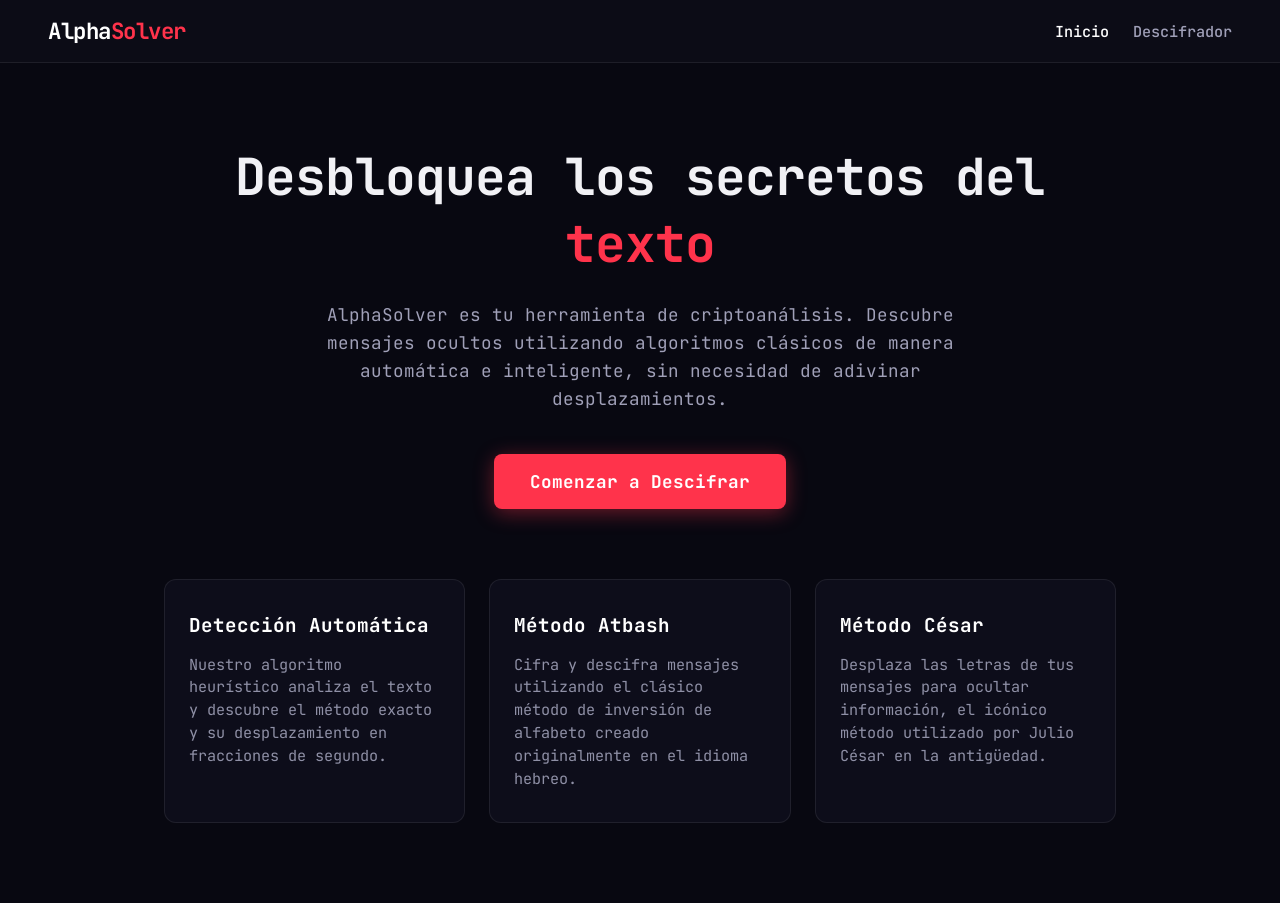
<file: index.html>
<!DOCTYPE html>
<html lang="es">
<head>
    <meta charset="UTF-8">
    <meta name="viewport" content="width=device-width, initial-scale=1.0">
    <title>AlphaSolver - Criptoanálisis</title>
    <link rel="stylesheet" href="static/style.css">
    <link href="https://fonts.googleapis.com/css2?family=JetBrains+Mono:wght@400;600;700&display=swap" rel="stylesheet">
</head>
<body>

    <nav class="nav">
        <a href="index.html" class="logo">Alpha<span>Solver</span></a>
        <div class="secciones-left">
            <a href="index.html" class="active">Inicio</a>
            <a href="descifrador.html">Descifrador</a>
        </div>
    </nav>

    <main class="contenedor-inicio">
        <div class="hero-seccion">
            <h1 class="hero-titulo">Desbloquea los secretos del <span>texto</span></h1>
            <p class="hero-texto">AlphaSolver es tu herramienta de criptoanálisis. Descubre mensajes ocultos utilizando algoritmos clásicos de manera automática e inteligente, sin necesidad de adivinar desplazamientos.</p>
            <a href="descifrador.html" class="btn-cta">Comenzar a Descifrar</a>
        </div>

        <div class="caracteristicas-grid">
            <div class="tarjeta">
                <h3>Detección Automática</h3>
                <p>Nuestro algoritmo heurístico analiza el texto y descubre el método exacto y su desplazamiento en fracciones de segundo.</p>
            </div>
            <div class="tarjeta">
                <h3>Método Atbash</h3>
                <p>Cifra y descifra mensajes utilizando el clásico método de inversión de alfabeto creado originalmente en el idioma hebreo.</p>
            </div>
            <div class="tarjeta">
                <h3>Método César</h3>
                <p>Desplaza las letras de tus mensajes para ocultar información, el icónico método utilizado por Julio César en la antigüedad.</p>
            </div>
        </div>
    </main>

</body>
</html>
</file>
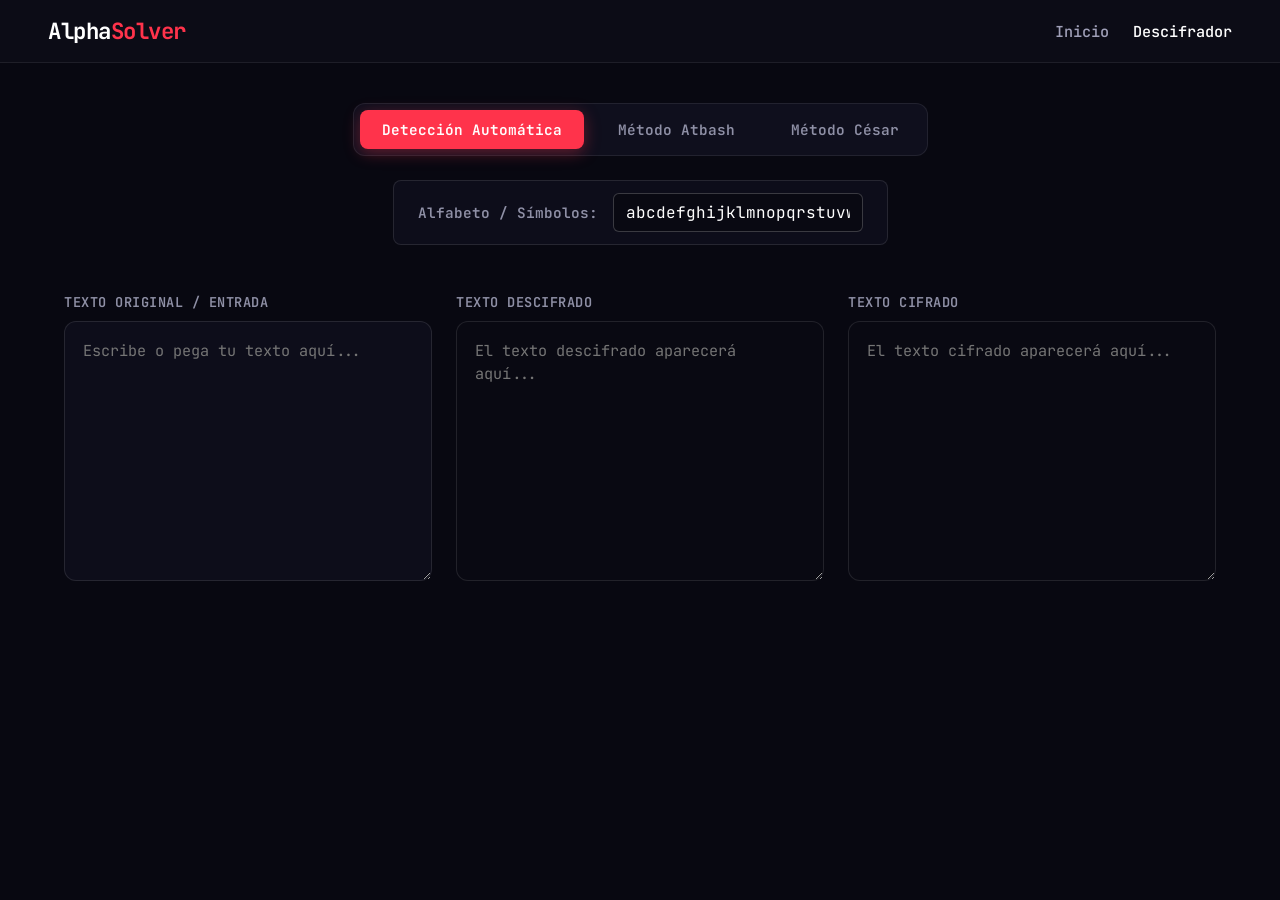
<file: descifrador.html>
<!DOCTYPE html>
<html lang="es">
<head>
    <meta charset="UTF-8">
    <meta name="viewport" content="width=device-width, initial-scale=1.0">
    <title>AlphaSolver - Descifrador</title>
    <link rel="stylesheet" href="static/style.css">
    <link href="https://fonts.googleapis.com/css2?family=JetBrains+Mono:wght@400;600;700&display=swap" rel="stylesheet">
</head>
<body>

    <nav class="nav">
        <a href="index.html" class="logo">Alpha<span>Solver</span></a>
        <div class="secciones-left">
            <a href="index.html">Inicio</a>
            <a href="descifrador.html" class="active">Descifrador</a>
        </div>
    </nav>

    <main class="contenedor-decifrador">
        <nav class="nav-metodos">
            <button id="btn-auto" class="metodo-btn activo" onclick="cambiarMetodo('auto')">Detección Automática</button>
            <button id="btn-atbash" class="metodo-btn" onclick="cambiarMetodo('atbash')">Método Atbash</button>
            <button id="btn-cesar" class="metodo-btn" onclick="cambiarMetodo('cesar')">Método César</button>
        </nav>
        
        <div style="display: flex; gap: 15px; flex-wrap: wrap; justify-content: center; margin-bottom: 24px;">
   
            <div class="configuracion-metodo">
                <label for="alfabeto">Alfabeto / Símbolos:</label>
                <input type="text" id="alfabeto" value="abcdefghijklmnopqrstuvwxyz" style="width: 250px;">
            </div>

            <div id="config-cesar" class="configuracion-metodo oculto">
                <label for="desplazamiento">Desplazamiento (Shift):</label>
                <input type="number" id="desplazamiento" min="1" max="99" value="3">
            </div>
        </div>

        <div class="bloque-contenedor-input">
            <div class="caja-texto">
                <label for="texto-origen">Texto Original / Entrada</label>
                <textarea id="texto-origen" placeholder="Escribe o pega tu texto aquí..." spellcheck="false"></textarea>
            </div>

            <div class="caja-texto">
                <label for="texto-descifrado">Texto Descifrado</label>
                <textarea id="texto-descifrado" placeholder="El texto descifrado aparecerá aquí..." readonly spellcheck="false"></textarea>
            </div>

            <div class="caja-texto">
                <label for="texto-cifrado">Texto Cifrado</label>
                <textarea id="texto-cifrado" placeholder="El texto cifrado aparecerá aquí..." readonly spellcheck="false"></textarea>
            </div>
        </div>
    </main>

    <script src="js/atbash.js"></script>
    <script src="js/cesar.js"></script>
    <script src="js/main.js"></script>
</body>
</html>
</file>
<file: static/style.css>
* {
    box-sizing: border-box;
    margin: 0;
    padding: 0;
}

body {
    background-color: #080811;
    color: #f1f1f5;
    font-family: 'JetBrains Mono', monospace;
    min-height: 100vh;
    display: flex;
    flex-direction: column;
}

.nav {
    background-color: rgba(13, 13, 24, 0.85);
    backdrop-filter: blur(12px);
    padding: 16px 48px;
    display: flex;
    justify-content: space-between;
    align-items: center;
    border-bottom: 1px solid rgba(255, 255, 255, 0.08);
    position: sticky;
    top: 0;
    z-index: 100;
}

.nav .logo {
    font-size: 1.4rem;
    font-weight: 700;
    color: #ffffff;
    text-decoration: none;
    letter-spacing: -0.5px;
}

.nav .logo span {
    color: #ff334b;
}

.secciones-left {
    display: flex;
    gap: 24px;
}

.secciones-left a {
    font-size: 0.95rem;
    color: #a0a0b8;
    text-decoration: none;
    font-weight: 500;
    transition: color 0.2s ease;
}

.secciones-left a:hover,
.secciones-left a.active {
    color: #ffffff;
}

.contenedor-decifrador {
    display: flex;
    flex-direction: column;
    align-items: center;
    padding: 40px 24px;
    flex: 1;
    width: 100%;
    max-width: 1200px;
    margin: 0 auto;
}

.nav-metodos {
    display: flex;
    gap: 12px;
    background: #0f0f1d;
    padding: 6px;
    border-radius: 12px;
    border: 1px solid rgba(255, 255, 255, 0.08);
    margin-bottom: 24px;
}

.metodo-btn {
    background: transparent;
    border: none;
    color: #8f90a6;
    padding: 10px 22px;
    font-size: 0.9rem;
    font-weight: 600;
    font-family: inherit;
    border-radius: 8px;
    cursor: pointer;
    transition: all 0.25s ease;
}

.metodo-btn:hover {
    color: #ffffff;
    background: rgba(255, 255, 255, 0.04);
}

.metodo-btn.activo {
    background: #ff334b;
    color: #ffffff;
    box-shadow: 0 4px 16px rgba(255, 51, 75, 0.35);
}

.configuracion-metodo {
    display: flex;
    align-items: center;
    gap: 15px;
    margin-bottom: 24px;
    background: #0d0d1a;
    padding: 12px 24px;
    border-radius: 8px;
    border: 1px solid rgba(255, 255, 255, 0.1);
}

.configuracion-metodo.oculto {
    display: none;
}

.configuracion-metodo label {
    font-size: 0.9rem;
    font-weight: 600;
    color: #8f90a6;
}

.configuracion-metodo input {
    background: #090912;
    border: 1px solid rgba(255, 255, 255, 0.2);
    color: #ffffff;
    padding: 8px 12px;
    border-radius: 6px;
    font-family: inherit;
    font-size: 1rem;
    width: 80px;
    outline: none;
    transition: border-color 0.2s ease;
    text-align: center;
}

.configuracion-metodo input:focus {
    border-color: #ff334b;
}

.bloque-contenedor-input {
    display: grid;
    grid-template-columns: repeat(auto-fit, minmax(300px, 1fr));
    gap: 24px;
    width: 100%;
}

.caja-texto {
    display: flex;
    flex-direction: column;
    gap: 10px;
}

.caja-texto label {
    font-size: 0.85rem;
    font-weight: 600;
    color: #8f90a6;
    text-transform: uppercase;
    letter-spacing: 0.5px;
}

.caja-texto textarea {
    width: 100%;
    height: 260px;
    background: #0d0d1a;
    border: 1px solid rgba(255, 255, 255, 0.1);
    border-radius: 12px;
    padding: 18px;
    color: #f1f1f5;
    font-family: inherit;
    font-size: 0.95rem;
    line-height: 1.5;
    resize: vertical;
    outline: none;
    transition: border-color 0.2s ease, box-shadow 0.2s ease;
}

.caja-texto textarea:focus {
    border-color: #ff334b;
    box-shadow: 0 0 0 3px rgba(255, 51, 75, 0.15);
}

.caja-texto textarea[readonly] {
    background: #090912;
    color: #b0b0c5;
    cursor: default;
}
.contenedor-inicio {
    display: flex;
    flex-direction: column;
    align-items: center;
    padding: 80px 24px;
    flex: 1;
    width: 100%;
    max-width: 1000px;
    margin: 0 auto;
    text-align: center;
}

.hero-seccion {
    margin-bottom: 70px;
}

.hero-titulo {
    font-size: 3.2rem;
    font-weight: 700;
    margin-bottom: 24px;
    letter-spacing: -1px;
}

.hero-titulo span {
    color: #ff334b;
}

.hero-texto {
    font-size: 1.1rem;
    color: #a0a0b8;
    line-height: 1.6;
    margin-bottom: 40px;
    max-width: 700px;
    margin-left: auto;
    margin-right: auto;
}

.btn-cta {
    display: inline-block;
    background: #ff334b;
    color: #ffffff;
    padding: 16px 36px;
    font-size: 1.1rem;
    font-weight: 700;
    text-decoration: none;
    border-radius: 8px;
    box-shadow: 0 4px 20px rgba(255, 51, 75, 0.4);
    transition: all 0.3s ease;
}

.btn-cta:hover {
    transform: translateY(-2px);
    box-shadow: 0 6px 24px rgba(255, 51, 75, 0.6);
    background: #ff475d;
}

.caracteristicas-grid {
    display: grid;
    grid-template-columns: repeat(auto-fit, minmax(280px, 1fr));
    gap: 24px;
    width: 100%;
}

.tarjeta {
    background: #0d0d1a;
    border: 1px solid rgba(255, 255, 255, 0.08);
    padding: 32px 24px;
    border-radius: 12px;
    text-align: left;
    transition: transform 0.3s ease, border-color 0.3s ease;
}

.tarjeta:hover {
    transform: translateY(-5px);
    border-color: #ff334b;
    box-shadow: 0 8px 24px rgba(0, 0, 0, 0.2);
}

.tarjeta h3 {
    font-size: 1.2rem;
    color: #ffffff;
    margin-bottom: 16px;
}

.tarjeta p {
    font-size: 0.95rem;
    color: #8f90a6;
    line-height: 1.5;
}
</file>
